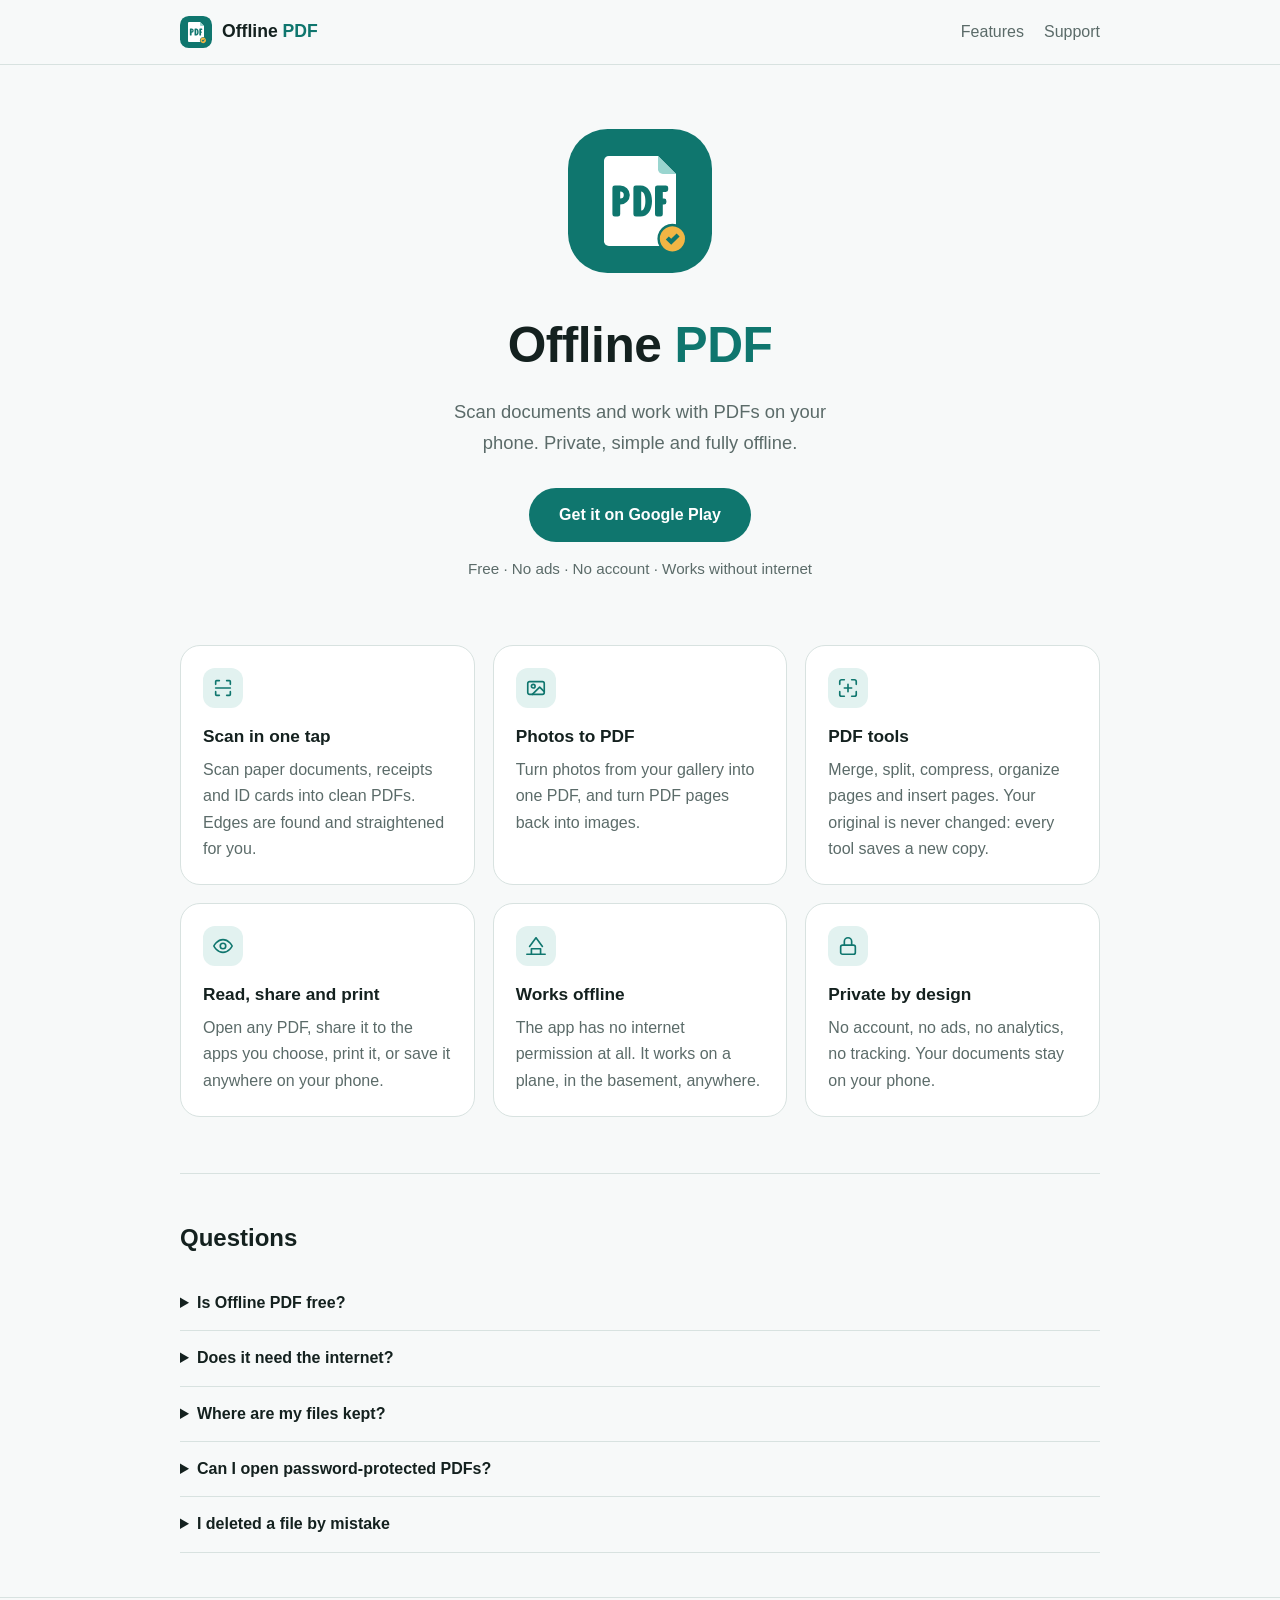
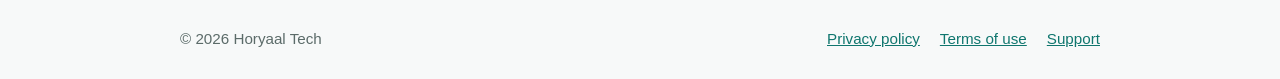
<file: index.html>
<!DOCTYPE html>
<html lang="en">
<head>
<meta charset="utf-8">
<meta name="viewport" content="width=device-width, initial-scale=1">
<title>Offline PDF: Scanner &amp; Tools – Horyaal Tech</title>
<meta name="description" content="Scan documents and work with PDFs on your phone. Private, free and fully offline: no account, no ads, no internet permission.">
<link rel="icon" href="favicon.svg" type="image/svg+xml">
<link rel="stylesheet" href="styles.css">
</head>
<body>
<header class="top"><div class="wrap">
  <a class="brand" href="index.html"><img src="favicon.svg" alt=""><span>Offline <b>PDF</b></span></a>
  <nav class="links">
    <a href="index.html#features">Features</a>
    <a href="support.html">Support</a>
  </nav>
</div></header>
<main class="wrap">
  <section class="hero">
    <img src="favicon.svg" alt="Offline PDF app icon">
    <h1>Offline <b>PDF</b></h1>
    <p>Scan documents and work with PDFs on your phone. Private, simple and fully offline.</p>
    <a class="btn" href="https://play.google.com/store/apps/details?id=com.getofflinepdf.app">Get it on Google Play</a>
    <span class="note">Free · No ads · No account · Works without internet</span>
  </section>
  <div class="features" id="features">
<div class="feature"><div class="ic"><svg width="22" height="22" viewBox="0 0 24 24" fill="none" stroke="currentColor" stroke-width="1.8" stroke-linecap="round" stroke-linejoin="round" aria-hidden="true"><path d="M4 8V5a1 1 0 0 1 1-1h3M16 4h3a1 1 0 0 1 1 1v3M20 16v3a1 1 0 0 1-1 1h-3M8 20H5a1 1 0 0 1-1-1v-3"/><path d="M4 12h16"/></svg></div><h3>Scan in one tap</h3><p>Scan paper documents, receipts and ID cards into clean PDFs. Edges are found and straightened for you.</p></div>
<div class="feature"><div class="ic"><svg width="22" height="22" viewBox="0 0 24 24" fill="none" stroke="currentColor" stroke-width="1.8" stroke-linecap="round" stroke-linejoin="round" aria-hidden="true"><rect x="3" y="5" width="18" height="14" rx="2"/><circle cx="9" cy="10" r="2"/><path d="M21 16l-5-5-8 8"/></svg></div><h3>Photos to PDF</h3><p>Turn photos from your gallery into one PDF, and turn PDF pages back into images.</p></div>
<div class="feature"><div class="ic"><svg width="22" height="22" viewBox="0 0 24 24" fill="none" stroke="currentColor" stroke-width="1.8" stroke-linecap="round" stroke-linejoin="round" aria-hidden="true"><path d="M8 3H5a2 2 0 0 0-2 2v3M16 3h3a2 2 0 0 1 2 2v3M12 8v8M8 12h8"/><path d="M3 16v3a2 2 0 0 0 2 2h3M21 16v3a2 2 0 0 1-2 2h-3"/></svg></div><h3>PDF tools</h3><p>Merge, split, compress, organize pages and insert pages. Your original is never changed: every tool saves a new copy.</p></div>
<div class="feature"><div class="ic"><svg width="22" height="22" viewBox="0 0 24 24" fill="none" stroke="currentColor" stroke-width="1.8" stroke-linecap="round" stroke-linejoin="round" aria-hidden="true"><path d="M2 12s3.5-7 10-7 10 7 10 7-3.5 7-10 7S2 12 2 12z"/><circle cx="12" cy="12" r="3"/></svg></div><h3>Read, share and print</h3><p>Open any PDF, share it to the apps you choose, print it, or save it anywhere on your phone.</p></div>
<div class="feature"><div class="ic"><svg width="22" height="22" viewBox="0 0 24 24" fill="none" stroke="currentColor" stroke-width="1.8" stroke-linecap="round" stroke-linejoin="round" aria-hidden="true"><path d="M5 12.5 12 3l7 9.5"/><path d="M2 21h20M7 21v-6h10v6"/></svg></div><h3>Works offline</h3><p>The app has no internet permission at all. It works on a plane, in the basement, anywhere.</p></div>
<div class="feature"><div class="ic"><svg width="22" height="22" viewBox="0 0 24 24" fill="none" stroke="currentColor" stroke-width="1.8" stroke-linecap="round" stroke-linejoin="round" aria-hidden="true"><rect x="4" y="11" width="16" height="10" rx="2"/><path d="M8 11V7a4 4 0 0 1 8 0v4"/></svg></div><h3>Private by design</h3><p>No account, no ads, no analytics, no tracking. Your documents stay on your phone.</p></div>
  </div>
  <section class="block" id="faq">
    <h2>Questions</h2>
<details><summary>Is Offline PDF free?</summary><p>Yes. Scanning, reading, sharing, printing, Photos to PDF and PDF to image are always free and unlimited. A one-time Pro upgrade may come later for extra tools, bought through Google Play.</p></details>
<details><summary>Does it need the internet?</summary><p>No. The app has no internet permission, so it can't send your documents anywhere, even if it wanted to.</p></details>
<details><summary>Where are my files kept?</summary><p>Inside the app on your phone. You can save a copy anywhere you like with “Save to device”.</p></details>
<details><summary>Can I open password-protected PDFs?</summary><p>Not yet. You can still share them or save them to your device.</p></details>
<details><summary>I deleted a file by mistake</summary><p>Deleted files stay in Recently deleted for 30 days, so you can bring them back.</p></details>
  </section>
</main>
<footer class="bottom"><div class="wrap">
  <span>© 2026 Horyaal Tech</span>
  <nav>
    <a href="privacy.html">Privacy policy</a>
    <a href="terms.html">Terms of use</a>
    <a href="support.html">Support</a>
  </nav>
</div></footer>
</body>
</html>
</file>
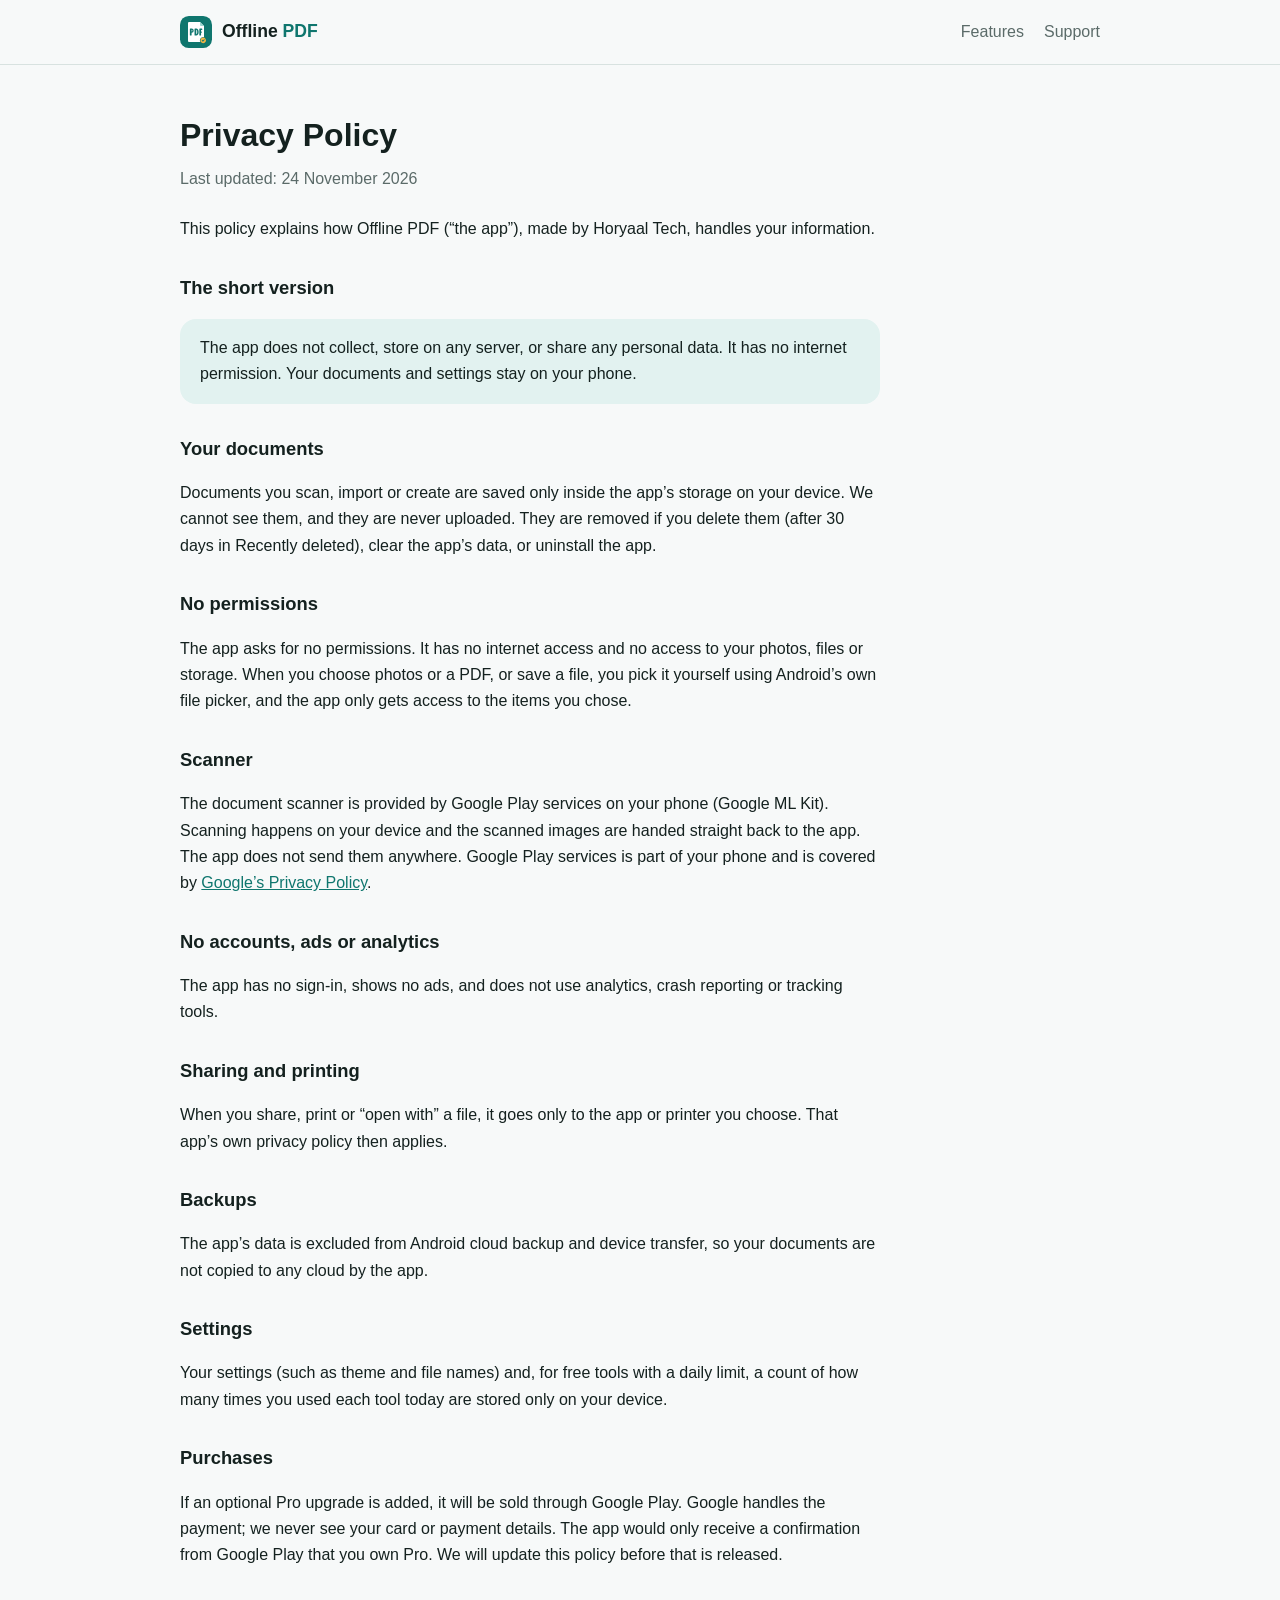
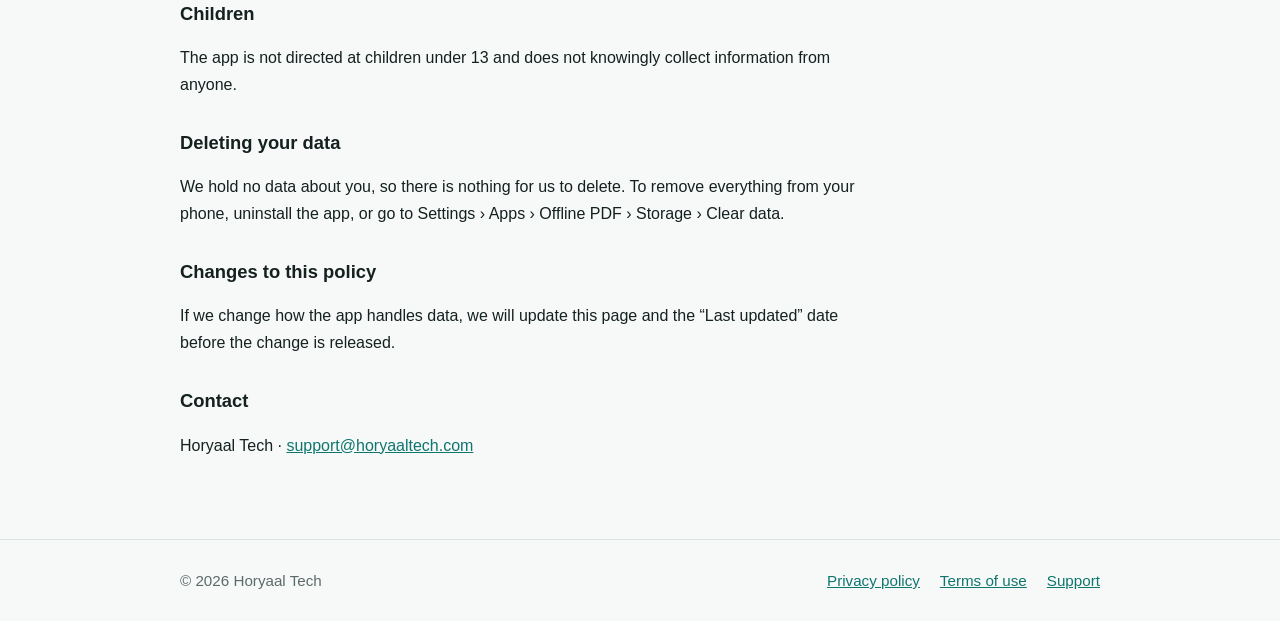
<file: privacy.html>
<!DOCTYPE html>
<html lang="en">
<head>
<meta charset="utf-8">
<meta name="viewport" content="width=device-width, initial-scale=1">
<title>Privacy Policy – Offline PDF</title>
<meta name="description" content="Privacy policy for the Offline PDF app by Horyaal Tech.">
<link rel="icon" href="favicon.svg" type="image/svg+xml">
<link rel="stylesheet" href="styles.css">
</head>
<body>
<header class="top"><div class="wrap">
  <a class="brand" href="index.html"><img src="favicon.svg" alt=""><span>Offline <b>PDF</b></span></a>
  <nav class="links">
    <a href="index.html#features">Features</a>
    <a href="support.html">Support</a>
  </nav>
</div></header>
<main class="wrap">
  <article class="doc">
    <h1>Privacy Policy</h1>
    <p class="date">Last updated: 24 November 2026</p>
    <p>This policy explains how Offline PDF (“the app”), made by Horyaal Tech, handles your information.</p>

    <h2>The short version</h2>
    <p class="summary">The app does not collect, store on any server, or share any personal data. It has no internet permission. Your documents and settings stay on your phone.</p>

    <h2>Your documents</h2>
    <p>Documents you scan, import or create are saved only inside the app’s storage on your device. We cannot see them, and they are never uploaded. They are removed if you delete them (after 30 days in Recently deleted), clear the app’s data, or uninstall the app.</p>

    <h2>No permissions</h2>
    <p>The app asks for no permissions. It has no internet access and no access to your photos, files or storage. When you choose photos or a PDF, or save a file, you pick it yourself using Android’s own file picker, and the app only gets access to the items you chose.</p>

    <h2>Scanner</h2>
    <p>The document scanner is provided by Google Play services on your phone (Google ML Kit). Scanning happens on your device and the scanned images are handed straight back to the app. The app does not send them anywhere. Google Play services is part of your phone and is covered by <a href="https://policies.google.com/privacy">Google’s Privacy Policy</a>.</p>

    <h2>No accounts, ads or analytics</h2>
    <p>The app has no sign-in, shows no ads, and does not use analytics, crash reporting or tracking tools.</p>

    <h2>Sharing and printing</h2>
    <p>When you share, print or “open with” a file, it goes only to the app or printer you choose. That app’s own privacy policy then applies.</p>

    <h2>Backups</h2>
    <p>The app’s data is excluded from Android cloud backup and device transfer, so your documents are not copied to any cloud by the app.</p>

    <h2>Settings</h2>
    <p>Your settings (such as theme and file names) and, for free tools with a daily limit, a count of how many times you used each tool today are stored only on your device.</p>

    <h2>Purchases</h2>
    <p>If an optional Pro upgrade is added, it will be sold through Google Play. Google handles the payment; we never see your card or payment details. The app would only receive a confirmation from Google Play that you own Pro. We will update this policy before that is released.</p>

    <h2>Children</h2>
    <p>The app is not directed at children under 13 and does not knowingly collect information from anyone.</p>

    <h2>Deleting your data</h2>
    <p>We hold no data about you, so there is nothing for us to delete. To remove everything from your phone, uninstall the app, or go to Settings › Apps › Offline PDF › Storage › Clear data.</p>

    <h2>Changes to this policy</h2>
    <p>If we change how the app handles data, we will update this page and the “Last updated” date before the change is released.</p>

    <h2>Contact</h2>
    <p>Horyaal Tech · <a href="mailto:support@horyaaltech.com">support@horyaaltech.com</a></p>
  </article>
</main>
<footer class="bottom"><div class="wrap">
  <span>© 2026 Horyaal Tech</span>
  <nav>
    <a href="privacy.html">Privacy policy</a>
    <a href="terms.html">Terms of use</a>
    <a href="support.html">Support</a>
  </nav>
</div></footer>
</body>
</html>
</file>
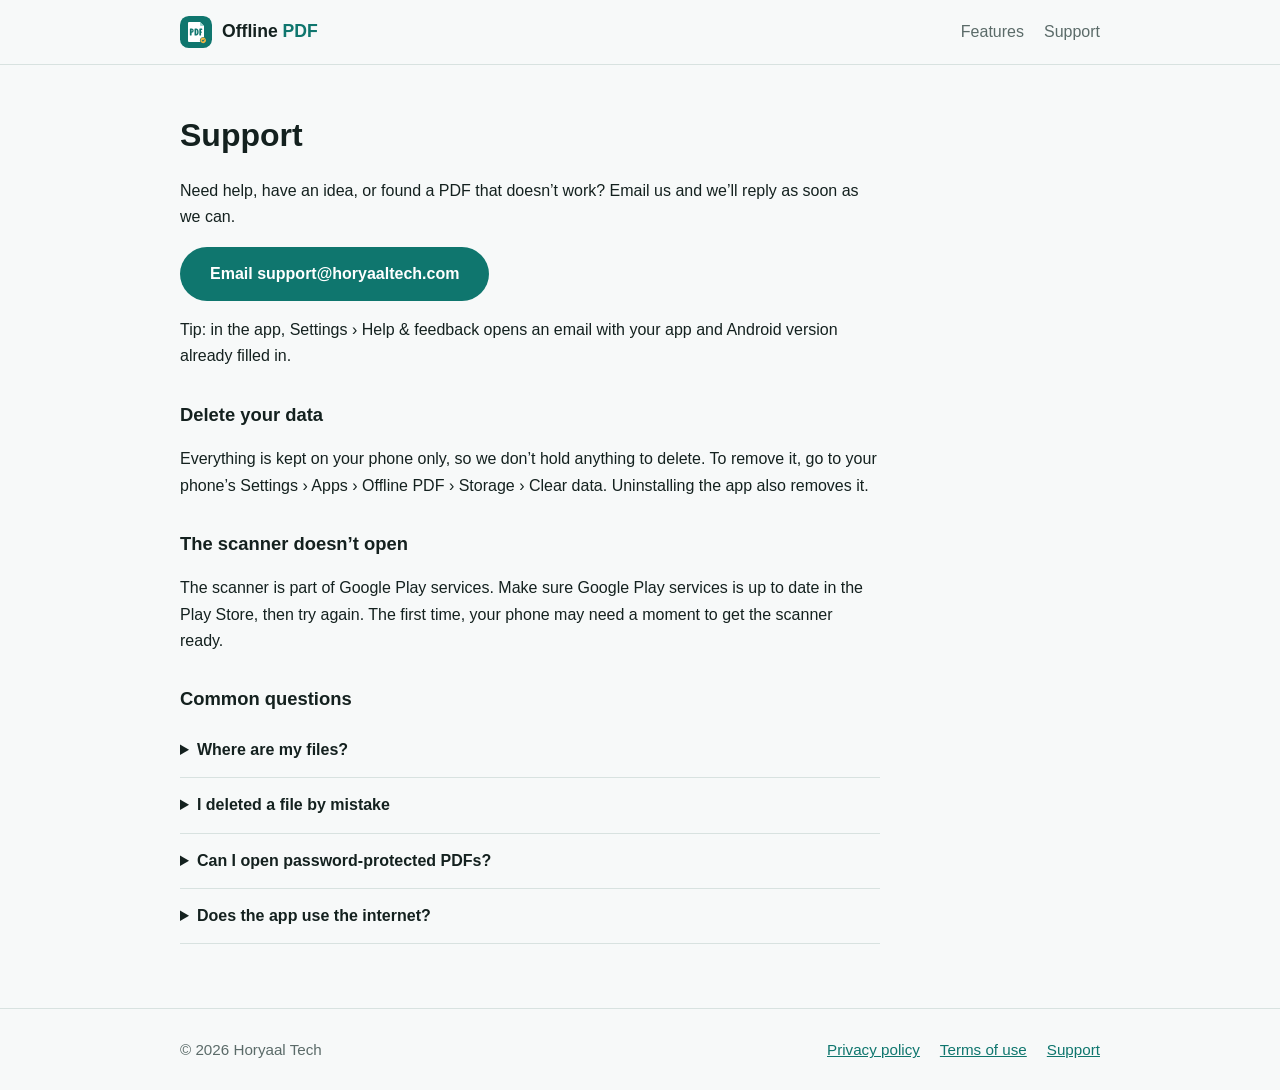
<file: support.html>
<!DOCTYPE html>
<html lang="en">
<head>
<meta charset="utf-8">
<meta name="viewport" content="width=device-width, initial-scale=1">
<title>Support – Offline PDF</title>
<meta name="description" content="Help and contact for the Offline PDF app by Horyaal Tech.">
<link rel="icon" href="favicon.svg" type="image/svg+xml">
<link rel="stylesheet" href="styles.css">
</head>
<body>
<header class="top"><div class="wrap">
  <a class="brand" href="index.html"><img src="favicon.svg" alt=""><span>Offline <b>PDF</b></span></a>
  <nav class="links">
    <a href="index.html#features">Features</a>
    <a href="support.html">Support</a>
  </nav>
</div></header>
<main class="wrap">
  <article class="doc">
    <h1>Support</h1>
    <p>Need help, have an idea, or found a PDF that doesn’t work? Email us and we’ll reply as soon as we can.</p>
    <p><a class="btn" href="mailto:support@horyaaltech.com?subject=Offline%20PDF">Email support@horyaaltech.com</a></p>
    <p>Tip: in the app, Settings › Help &amp; feedback opens an email with your app and Android version already filled in.</p>
    <h2>Delete your data</h2>
    <p>Everything is kept on your phone only, so we don’t hold anything to delete. To remove it, go to your phone’s Settings › Apps › Offline PDF › Storage › Clear data. Uninstalling the app also removes it.</p>
    <h2>The scanner doesn’t open</h2>
    <p>The scanner is part of Google Play services. Make sure Google Play services is up to date in the Play Store, then try again. The first time, your phone may need a moment to get the scanner ready.</p>
    <h2>Common questions</h2>
<details><summary>Where are my files?</summary><p>On the Files tab in the app. To keep a copy elsewhere, open the file and choose “Save to device”.</p></details>
<details><summary>I deleted a file by mistake</summary><p>Open Settings › Recently deleted. Files stay there for 30 days.</p></details>
<details><summary>Can I open password-protected PDFs?</summary><p>Not yet. You can still share them or save them to your device.</p></details>
<details><summary>Does the app use the internet?</summary><p>No. It has no internet permission. Links like this website open in your browser, outside the app.</p></details>
  </article>
</main>
<footer class="bottom"><div class="wrap">
  <span>© 2026 Horyaal Tech</span>
  <nav>
    <a href="privacy.html">Privacy policy</a>
    <a href="terms.html">Terms of use</a>
    <a href="support.html">Support</a>
  </nav>
</div></footer>
</body>
</html>
</file>
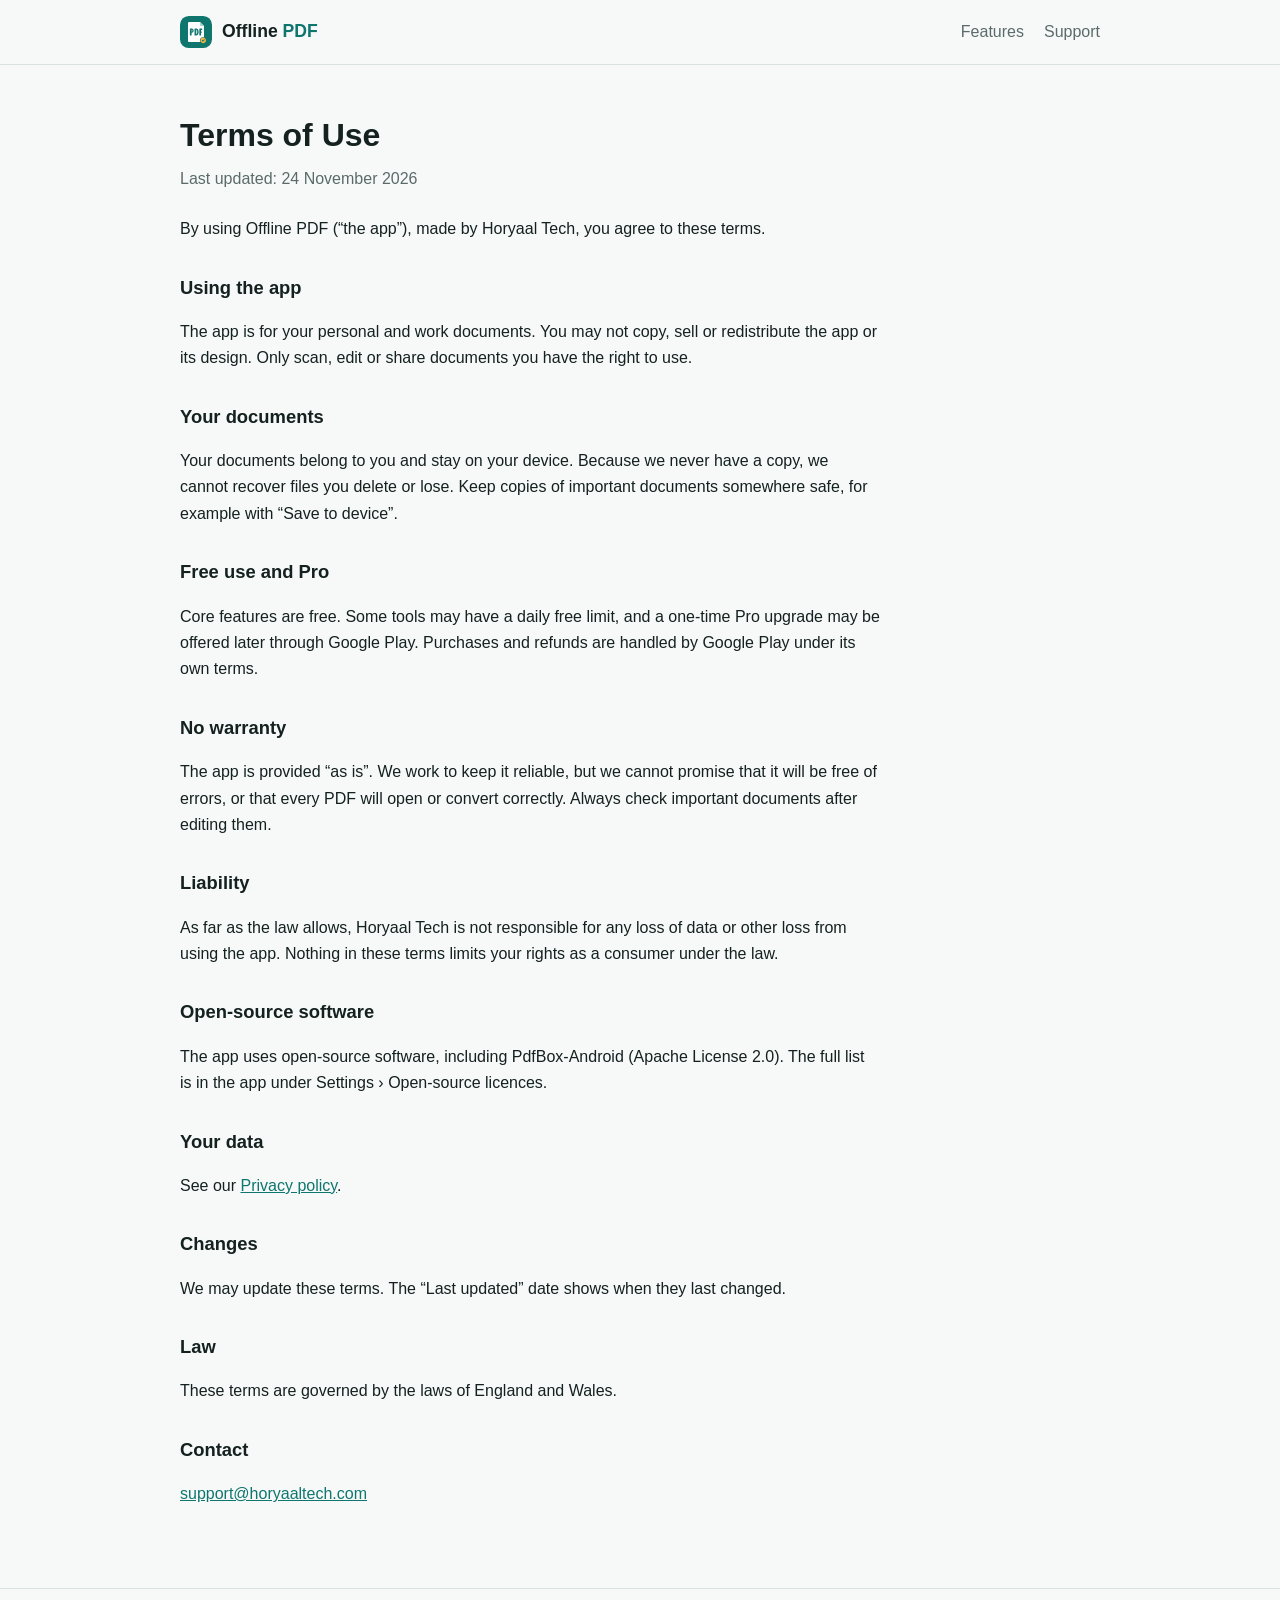
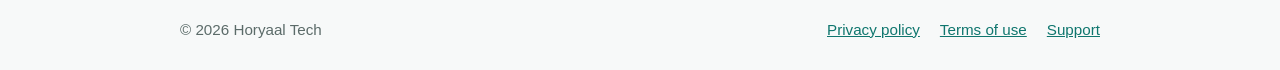
<file: terms.html>
<!DOCTYPE html>
<html lang="en">
<head>
<meta charset="utf-8">
<meta name="viewport" content="width=device-width, initial-scale=1">
<title>Terms of Use – Offline PDF</title>
<meta name="description" content="Terms of use for the Offline PDF app by Horyaal Tech.">
<link rel="icon" href="favicon.svg" type="image/svg+xml">
<link rel="stylesheet" href="styles.css">
</head>
<body>
<header class="top"><div class="wrap">
  <a class="brand" href="index.html"><img src="favicon.svg" alt=""><span>Offline <b>PDF</b></span></a>
  <nav class="links">
    <a href="index.html#features">Features</a>
    <a href="support.html">Support</a>
  </nav>
</div></header>
<main class="wrap">
  <article class="doc">
    <h1>Terms of Use</h1>
    <p class="date">Last updated: 24 November 2026</p>
    <p>By using Offline PDF (“the app”), made by Horyaal Tech, you agree to these terms.</p>
    <h2>Using the app</h2>
    <p>The app is for your personal and work documents. You may not copy, sell or redistribute the app or its design. Only scan, edit or share documents you have the right to use.</p>
    <h2>Your documents</h2>
    <p>Your documents belong to you and stay on your device. Because we never have a copy, we cannot recover files you delete or lose. Keep copies of important documents somewhere safe, for example with “Save to device”.</p>
    <h2>Free use and Pro</h2>
    <p>Core features are free. Some tools may have a daily free limit, and a one-time Pro upgrade may be offered later through Google Play. Purchases and refunds are handled by Google Play under its own terms.</p>
    <h2>No warranty</h2>
    <p>The app is provided “as is”. We work to keep it reliable, but we cannot promise that it will be free of errors, or that every PDF will open or convert correctly. Always check important documents after editing them.</p>
    <h2>Liability</h2>
    <p>As far as the law allows, Horyaal Tech is not responsible for any loss of data or other loss from using the app. Nothing in these terms limits your rights as a consumer under the law.</p>
    <h2>Open-source software</h2>
    <p>The app uses open-source software, including PdfBox-Android (Apache License 2.0). The full list is in the app under Settings › Open-source licences.</p>
    <h2>Your data</h2>
    <p>See our <a href="privacy.html">Privacy policy</a>.</p>
    <h2>Changes</h2>
    <p>We may update these terms. The “Last updated” date shows when they last changed.</p>
    <h2>Law</h2>
    <p>These terms are governed by the laws of England and Wales.</p>
    <h2>Contact</h2>
    <p><a href="mailto:support@horyaaltech.com">support@horyaaltech.com</a></p>
  </article>
</main>
<footer class="bottom"><div class="wrap">
  <span>© 2026 Horyaal Tech</span>
  <nav>
    <a href="privacy.html">Privacy policy</a>
    <a href="terms.html">Terms of use</a>
    <a href="support.html">Support</a>
  </nav>
</div></footer>
</body>
</html>
</file>
<file: styles.css>
:root{--teal:#0F766E;--teal-soft:#E2F2F0;--gold:#F2B544;--paper:#F7F9F9;--card:#FFFFFF;--ink:#14211F;--muted:#5B6B69;--line:#D8E2E0;color-scheme:light}
@media (prefers-color-scheme:dark){:root{--paper:#0F1B1A;--card:#162625;--ink:#E7EFEE;--muted:#9AAEAB;--teal:#3FB5A8;--teal-soft:#1B3533;--line:#273A38;color-scheme:dark}}
*{box-sizing:border-box}
html{scroll-behavior:smooth}
@media (prefers-reduced-motion:reduce){html{scroll-behavior:auto}}
body{margin:0;background:var(--paper);color:var(--ink);font-family:"Inter","Segoe UI",Roboto,Arial,sans-serif;font-weight:400;line-height:1.65}
a{color:var(--teal)}
a:focus-visible,button:focus-visible,summary:focus-visible{outline:3px solid var(--gold);outline-offset:3px;border-radius:6px}
.wrap{max-width:960px;margin:0 auto;padding:0 20px}
header.top{border-bottom:1px solid var(--line)}
header.top .wrap{display:flex;align-items:center;justify-content:space-between;gap:16px;min-height:64px;flex-wrap:wrap}
.brand{display:flex;align-items:center;gap:10px;text-decoration:none;color:var(--ink);font-weight:700;font-size:1.1rem}
.brand img{width:32px;height:32px}
.brand b{color:var(--teal)}
nav.links{display:flex;gap:20px;align-items:center;flex-wrap:wrap}
nav.links a{text-decoration:none;color:var(--muted)}
nav.links a:hover{color:var(--ink)}
.hero{text-align:center;padding:64px 0 48px}
.hero img{width:144px;height:144px;margin-bottom:24px}
.hero h1{font-size:clamp(2.1rem,6vw,3.1rem);font-weight:700;margin:0 0 10px;letter-spacing:-.01em}
.hero h1 b{color:var(--teal)}
.hero p{color:var(--muted);font-size:1.15rem;margin:0 auto 30px;max-width:38ch}
.btn{display:inline-block;background:var(--teal);color:#fff;text-decoration:none;padding:14px 30px;border-radius:999px;font-weight:600}
@media (prefers-color-scheme:dark){.btn{color:#0F1B1A}}
.note{display:block;margin-top:14px;color:var(--muted);font-size:.95rem}
.features{display:grid;grid-template-columns:repeat(auto-fit,minmax(250px,1fr));gap:18px;padding:16px 0 56px}
.feature{background:var(--card);border:1px solid var(--line);border-radius:20px;padding:22px}
.feature h3{margin:0 0 6px;font-weight:700;font-size:1.08rem}
.feature p{margin:0;color:var(--muted)}
.feature .ic{width:40px;height:40px;border-radius:12px;background:var(--teal-soft);display:grid;place-items:center;margin-bottom:14px;color:var(--teal)}
section.block{padding:44px 0;border-top:1px solid var(--line)}
section.block h2{font-weight:700;font-size:1.5rem;margin:0 0 18px}
details{border-bottom:1px solid var(--line);padding:14px 0}
summary{cursor:pointer;font-weight:600}
details p{color:var(--muted);margin:10px 0 0}
.doc{max-width:700px;padding:44px 0 64px}
.doc h1{font-weight:700;font-size:2rem;margin:0 0 4px}
.doc h2{font-weight:700;font-size:1.15rem;margin:30px 0 8px}
.doc ul{padding-left:1.2em}
.date{color:var(--muted);margin:0 0 24px}
.summary{background:var(--teal-soft);border-radius:16px;padding:16px 20px}
footer.bottom{border-top:1px solid var(--line);padding:28px 0;color:var(--muted);font-size:.95rem}
footer.bottom .wrap{display:flex;flex-wrap:wrap;gap:12px 24px;justify-content:space-between}
footer.bottom nav{display:flex;gap:20px;flex-wrap:wrap}
</file>
